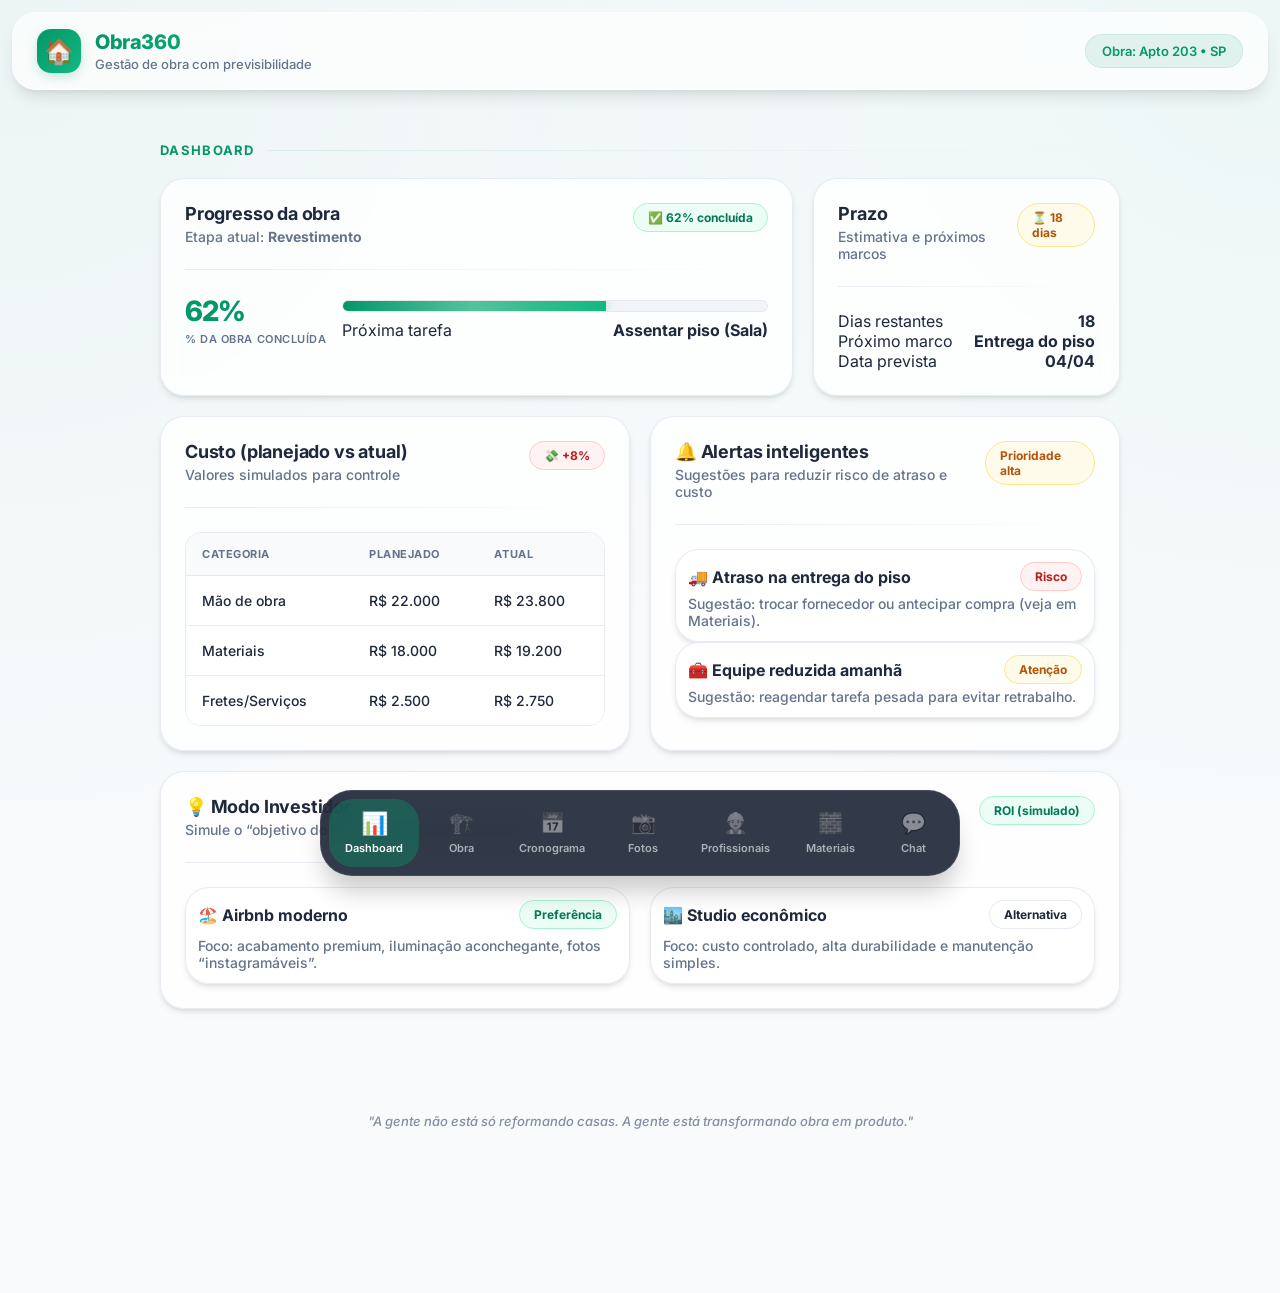
<file: index.html>
<!doctype html>
<html lang="pt-BR">
  <head>
    <meta charset="utf-8" />
    <meta name="viewport" content="width=device-width, initial-scale=1" />
    <title>Obra360 — Dashboard</title>
    <link rel="preconnect" href="https://fonts.googleapis.com">
    <link rel="preconnect" href="https://fonts.gstatic.com" crossorigin>
    <link href="https://fonts.googleapis.com/css2?family=Inter:wght@400;500;600;700;800&display=swap" rel="stylesheet">
    <link rel="stylesheet" href="assets/style.css" />
  </head>

  <body>
    <!--
      Obra360 - Protótipo (Hackathon)
      Página: Dashboard principal (index.html)
      Observação: tudo aqui é simulado (sem backend).
    -->

    <header class="header">
      <div class="header__row">
        <div class="brand">
          <div class="brand__logo" aria-hidden="true">🏠</div>
          <div>
            <h1 class="brand__title">Obra360</h1>
            <p class="brand__subtitle">Gestão de obra com previsibilidade</p>
          </div>
        </div>
        <div class="chip" title="Exemplo de obra">Obra: Apto 203 • SP</div>
      </div>
    </header>

    <main class="app">
      <p class="section-title">Dashboard</p>

      <div class="grid">
        <section class="card col-8" aria-label="Progresso geral da obra">
          <div class="card__header">
            <div>
              <h2 class="card__title">Progresso da obra</h2>
              <p class="card__meta">Etapa atual: <strong>Revestimento</strong></p>
            </div>
            <span class="pill pill--ok">✅ 62% concluída</span>
          </div>

          <div class="divider"></div>

          <div class="row">
            <div class="kpi">
              <div class="kpi__value">62%</div>
              <div class="kpi__label">% da obra concluída</div>
            </div>
            <div style="flex: 1">
              <div class="progress" role="progressbar" aria-valuemin="0" aria-valuemax="100">
                <div class="progress__bar" data-percent="62"></div>
              </div>
              <div class="row" style="margin-top: 8px">
                <span class="muted">Próxima tarefa</span>
                <strong>Assentar piso (Sala)</strong>
              </div>
            </div>
          </div>
        </section>

        <section class="card col-4" aria-label="Resumo de prazo">
          <div class="card__header">
            <div>
              <h2 class="card__title">Prazo</h2>
              <p class="card__meta">Estimativa e próximos marcos</p>
            </div>
            <span class="pill pill--warn">⏳ 18 dias</span>
          </div>

          <div class="divider"></div>

          <div class="list">
            <div class="row">
              <span class="muted">Dias restantes</span>
              <strong>18</strong>
            </div>
            <div class="row">
              <span class="muted">Próximo marco</span>
              <strong>Entrega do piso</strong>
            </div>
            <div class="row">
              <span class="muted">Data prevista</span>
              <strong>04/04</strong>
            </div>
          </div>
        </section>

        <section class="card col-6" aria-label="Custo planejado vs atual">
          <div class="card__header">
            <div>
              <h2 class="card__title">Custo (planejado vs atual)</h2>
              <p class="card__meta">Valores simulados para controle</p>
            </div>
            <span class="pill pill--danger">💸 +8%</span>
          </div>

          <div class="divider"></div>

          <table class="table" aria-label="Tabela de custos">
            <thead>
              <tr>
                <th>Categoria</th>
                <th>Planejado</th>
                <th>Atual</th>
              </tr>
            </thead>
            <tbody>
              <tr>
                <td>Mão de obra</td>
                <td>R$ 22.000</td>
                <td>R$ 23.800</td>
              </tr>
              <tr>
                <td>Materiais</td>
                <td>R$ 18.000</td>
                <td>R$ 19.200</td>
              </tr>
              <tr>
                <td>Fretes/Serviços</td>
                <td>R$ 2.500</td>
                <td>R$ 2.750</td>
              </tr>
            </tbody>
          </table>
        </section>

        <section class="card col-6" aria-label="Alertas inteligentes">
          <div class="card__header">
            <div>
              <h2 class="card__title">🔔 Alertas inteligentes</h2>
              <p class="card__meta">Sugestões para reduzir risco de atraso e custo</p>
            </div>
            <span class="pill pill--warn">Prioridade alta</span>
          </div>

          <div class="divider"></div>

          <div class="list">
            <div class="card" style="padding: 12px">
              <div class="row">
                <strong>🚚 Atraso na entrega do piso</strong>
                <span class="pill pill--danger">Risco</span>
              </div>
              <p class="card__meta" style="margin-bottom: 0">
                Sugestão: trocar fornecedor ou antecipar compra (veja em Materiais).
              </p>
            </div>

            <div class="card" style="padding: 12px">
              <div class="row">
                <strong>🧰 Equipe reduzida amanhã</strong>
                <span class="pill pill--warn">Atenção</span>
              </div>
              <p class="card__meta" style="margin-bottom: 0">
                Sugestão: reagendar tarefa pesada para evitar retrabalho.
              </p>
            </div>
          </div>
        </section>

        <section class="card col-12" aria-label="Modo Investidor">
          <div class="card__header">
            <div>
              <h2 class="card__title">💡 Modo Investidor</h2>
              <p class="card__meta">Simule o “objetivo do imóvel” para orientar decisões</p>
            </div>
            <span class="pill pill--ok">ROI (simulado)</span>
          </div>

          <div class="divider"></div>

          <div class="grid">
            <div class="card col-6" style="padding: 12px">
              <div class="row">
                <strong>🏖️ Airbnb moderno</strong>
                <span class="pill pill--ok">Preferência</span>
              </div>
              <p class="card__meta" style="margin: 8px 0 0">
                Foco: acabamento premium, iluminação aconchegante, fotos “instagramáveis”.
              </p>
            </div>

            <div class="card col-6" style="padding: 12px">
              <div class="row">
                <strong>🏙️ Studio econômico</strong>
                <span class="pill">Alternativa</span>
              </div>
              <p class="card__meta" style="margin: 8px 0 0">
                Foco: custo controlado, alta durabilidade e manutenção simples.
              </p>
            </div>
          </div>
        </section>

        <footer class="footer col-12">
          "A gente não está só reformando casas. A gente está transformando obra em produto."
        </footer>
      </div>
    </main>

    <nav class="nav" aria-label="Menu de navegação">
      <div class="nav__inner">
        <a href="index.html">
          <span class="icon" aria-hidden="true">📊</span>
          <span>Dashboard</span>
        </a>
        <a href="obra.html">
          <span class="icon" aria-hidden="true">🏗️</span>
          <span>Obra</span>
        </a>
        <a href="cronograma.html">
          <span class="icon" aria-hidden="true">📅</span>
          <span>Cronograma</span>
        </a>
        <a href="fotos.html"><span class="icon" aria-hidden="true">📸</span><span>Fotos</span></a>
        <a href="profissionais.html">
          <span class="icon" aria-hidden="true">👷</span>
          <span>Profissionais</span>
        </a>
        <a href="materiais.html">
          <span class="icon" aria-hidden="true">🧱</span>
          <span>Materiais</span>
        </a>
        <a href="chat.html">
          <span class="icon" aria-hidden="true">💬</span>
          <span>Chat</span>
        </a>
      </div>
    </nav>

    <script src="assets/app.js"></script>
  </body>
</html>
</file>
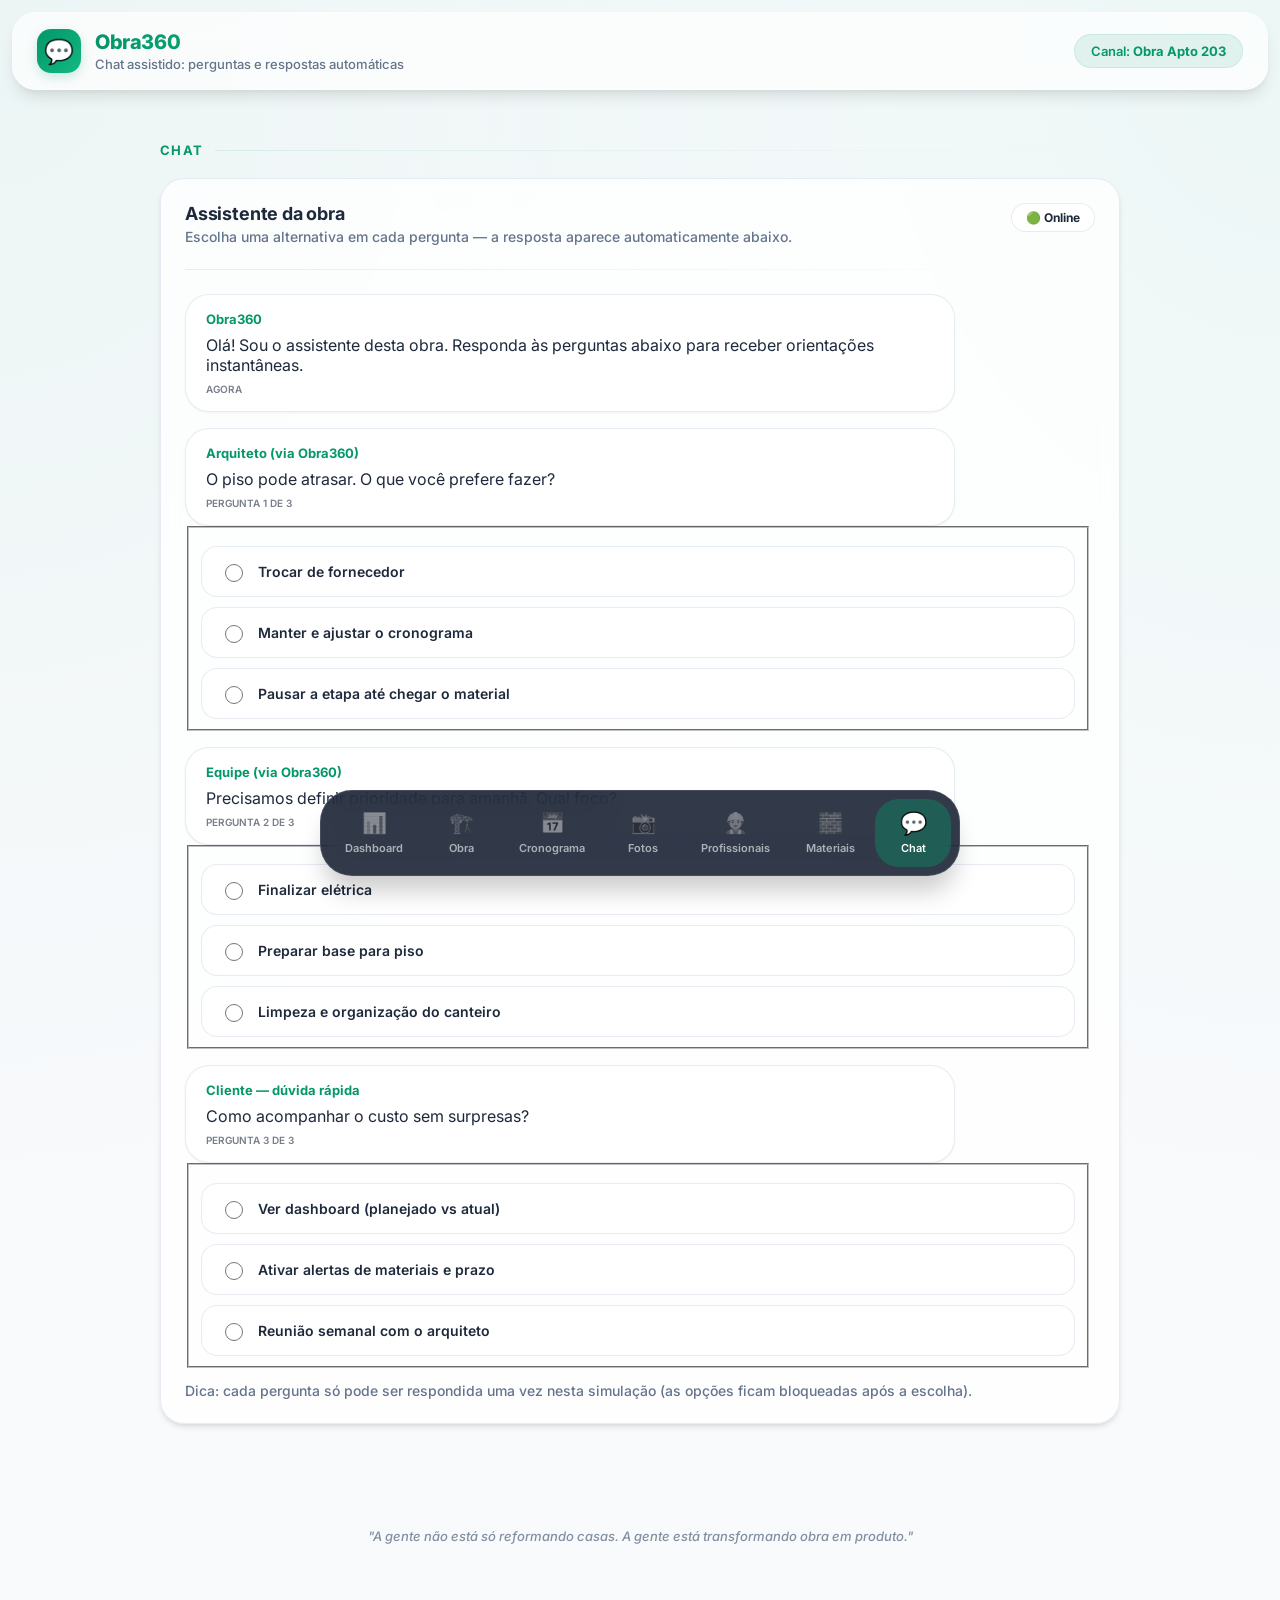
<file: chat.html>
<!doctype html>
<html lang="pt-BR">
  <head>
    <meta charset="utf-8" />
    <meta name="viewport" content="width=device-width, initial-scale=1" />
    <title>Obra360 — Chat</title>
    <link rel="preconnect" href="https://fonts.googleapis.com">
    <link rel="preconnect" href="https://fonts.gstatic.com" crossorigin>
    <link href="https://fonts.googleapis.com/css2?family=Inter:wght@400;500;600;700;800&display=swap" rel="stylesheet">
    <link rel="stylesheet" href="assets/style.css" />
  </head>

  <body>
    <!--
      Chat com perguntas de múltipla escolha:
      ao marcar uma alternativa (radio), o sistema exibe a resposta automática.
    -->
    <header class="header">
      <div class="header__row">
        <div class="brand">
          <div class="brand__logo" aria-hidden="true">💬</div>
          <div>
            <h1 class="brand__title">Obra360</h1>
            <p class="brand__subtitle">Chat assistido: perguntas e respostas automáticas</p>
          </div>
        </div>
        <div class="chip">Canal: <strong>Obra Apto 203</strong></div>
      </div>
    </header>

    <main class="app">
      <p class="section-title">Chat</p>

      <div class="grid">
        <section class="card col-12" aria-label="Chat com alternativas">
          <div class="card__header">
            <div>
              <h2 class="card__title">Assistente da obra</h2>
              <p class="card__meta">
                Escolha uma alternativa em cada pergunta — a resposta aparece automaticamente abaixo.
              </p>
            </div>
            <span class="pill">🟢 Online</span>
          </div>

          <div class="divider"></div>

          <div id="chatList" class="chat" style="max-height: none; overflow: visible; padding-right: 4px">
            <div class="bubble">
              <strong>Obra360</strong>
              <div style="margin-top: 6px">
                Olá! Sou o assistente desta obra. Responda às perguntas abaixo para receber orientações
                instantâneas.
              </div>
              <div class="bubble__meta">Agora</div>
            </div>

            <!-- Pergunta 1: alternativas + resposta via JS -->
            <div class="qna" data-qna>
              <div class="bubble">
                <strong>Arquiteto (via Obra360)</strong>
                <div style="margin-top: 6px">O piso pode atrasar. O que você prefere fazer?</div>
                <div class="bubble__meta">Pergunta 1 de 3</div>
              </div>
              <fieldset class="qna__fieldset" aria-label="Pergunta 1: piso">
                <div class="qna__options">
                  <label class="qna__option">
                    <input type="radio" name="pergunta_piso" value="fornecedor" />
                    <span>Trocar de fornecedor</span>
                  </label>
                  <label class="qna__option">
                    <input type="radio" name="pergunta_piso" value="manter" />
                    <span>Manter e ajustar o cronograma</span>
                  </label>
                  <label class="qna__option">
                    <input type="radio" name="pergunta_piso" value="pausar" />
                    <span>Pausar a etapa até chegar o material</span>
                  </label>
                </div>
              </fieldset>
              <!-- Respostas automáticas (preenchidas pelo JavaScript ao marcar uma opção) -->
              <div class="qna__replies" hidden></div>
            </div>

            <!-- Pergunta 2 -->
            <div class="qna" data-qna>
              <div class="bubble">
                <strong>Equipe (via Obra360)</strong>
                <div style="margin-top: 6px">Precisamos definir prioridade para amanhã. Qual foco?</div>
                <div class="bubble__meta">Pergunta 2 de 3</div>
              </div>
              <fieldset class="qna__fieldset" aria-label="Pergunta 2: prioridade">
                <div class="qna__options">
                  <label class="qna__option">
                    <input type="radio" name="pergunta_prioridade" value="eletrica" />
                    <span>Finalizar elétrica</span>
                  </label>
                  <label class="qna__option">
                    <input type="radio" name="pergunta_prioridade" value="base" />
                    <span>Preparar base para piso</span>
                  </label>
                  <label class="qna__option">
                    <input type="radio" name="pergunta_prioridade" value="limpeza" />
                    <span>Limpeza e organização do canteiro</span>
                  </label>
                </div>
              </fieldset>
              <div class="qna__replies" hidden></div>
            </div>

            <!-- Pergunta 3 -->
            <div class="qna" data-qna>
              <div class="bubble">
                <strong>Cliente — dúvida rápida</strong>
                <div style="margin-top: 6px">Como acompanhar o custo sem surpresas?</div>
                <div class="bubble__meta">Pergunta 3 de 3</div>
              </div>
              <fieldset class="qna__fieldset" aria-label="Pergunta 3: custo">
                <div class="qna__options">
                  <label class="qna__option">
                    <input type="radio" name="pergunta_custo" value="dashboard" />
                    <span>Ver dashboard (planejado vs atual)</span>
                  </label>
                  <label class="qna__option">
                    <input type="radio" name="pergunta_custo" value="alertas" />
                    <span>Ativar alertas de materiais e prazo</span>
                  </label>
                  <label class="qna__option">
                    <input type="radio" name="pergunta_custo" value="reuniao" />
                    <span>Reunião semanal com o arquiteto</span>
                  </label>
                </div>
              </fieldset>
              <div class="qna__replies" hidden></div>
            </div>
          </div>

          <p class="card__meta" style="margin-top: 14px; margin-bottom: 0">
            Dica: cada pergunta só pode ser respondida uma vez nesta simulação (as opções ficam bloqueadas após a
            escolha).
          </p>
        </section>

        <footer class="footer col-12">
          "A gente não está só reformando casas. A gente está transformando obra em produto."
        </footer>
      </div>
    </main>

    <nav class="nav" aria-label="Menu de navegação">
      <div class="nav__inner">
        <a href="index.html"><span class="icon" aria-hidden="true">📊</span><span>Dashboard</span></a>
        <a href="obra.html"><span class="icon" aria-hidden="true">🏗️</span><span>Obra</span></a>
        <a href="cronograma.html"><span class="icon" aria-hidden="true">📅</span><span>Cronograma</span></a>
        <a href="fotos.html"><span class="icon" aria-hidden="true">📸</span><span>Fotos</span></a>
        <a href="profissionais.html">
<span class="icon" aria-hidden="true">👷</span><span>Profissionais</span></a>
        <a href="materiais.html"><span class="icon" aria-hidden="true">🧱</span><span>Materiais</span></a>
        <a href="chat.html"><span class="icon" aria-hidden="true">💬</span><span>Chat</span></a>
      </div>
    </nav>

    <script src="assets/app.js"></script>
  </body>
</html>
</file>
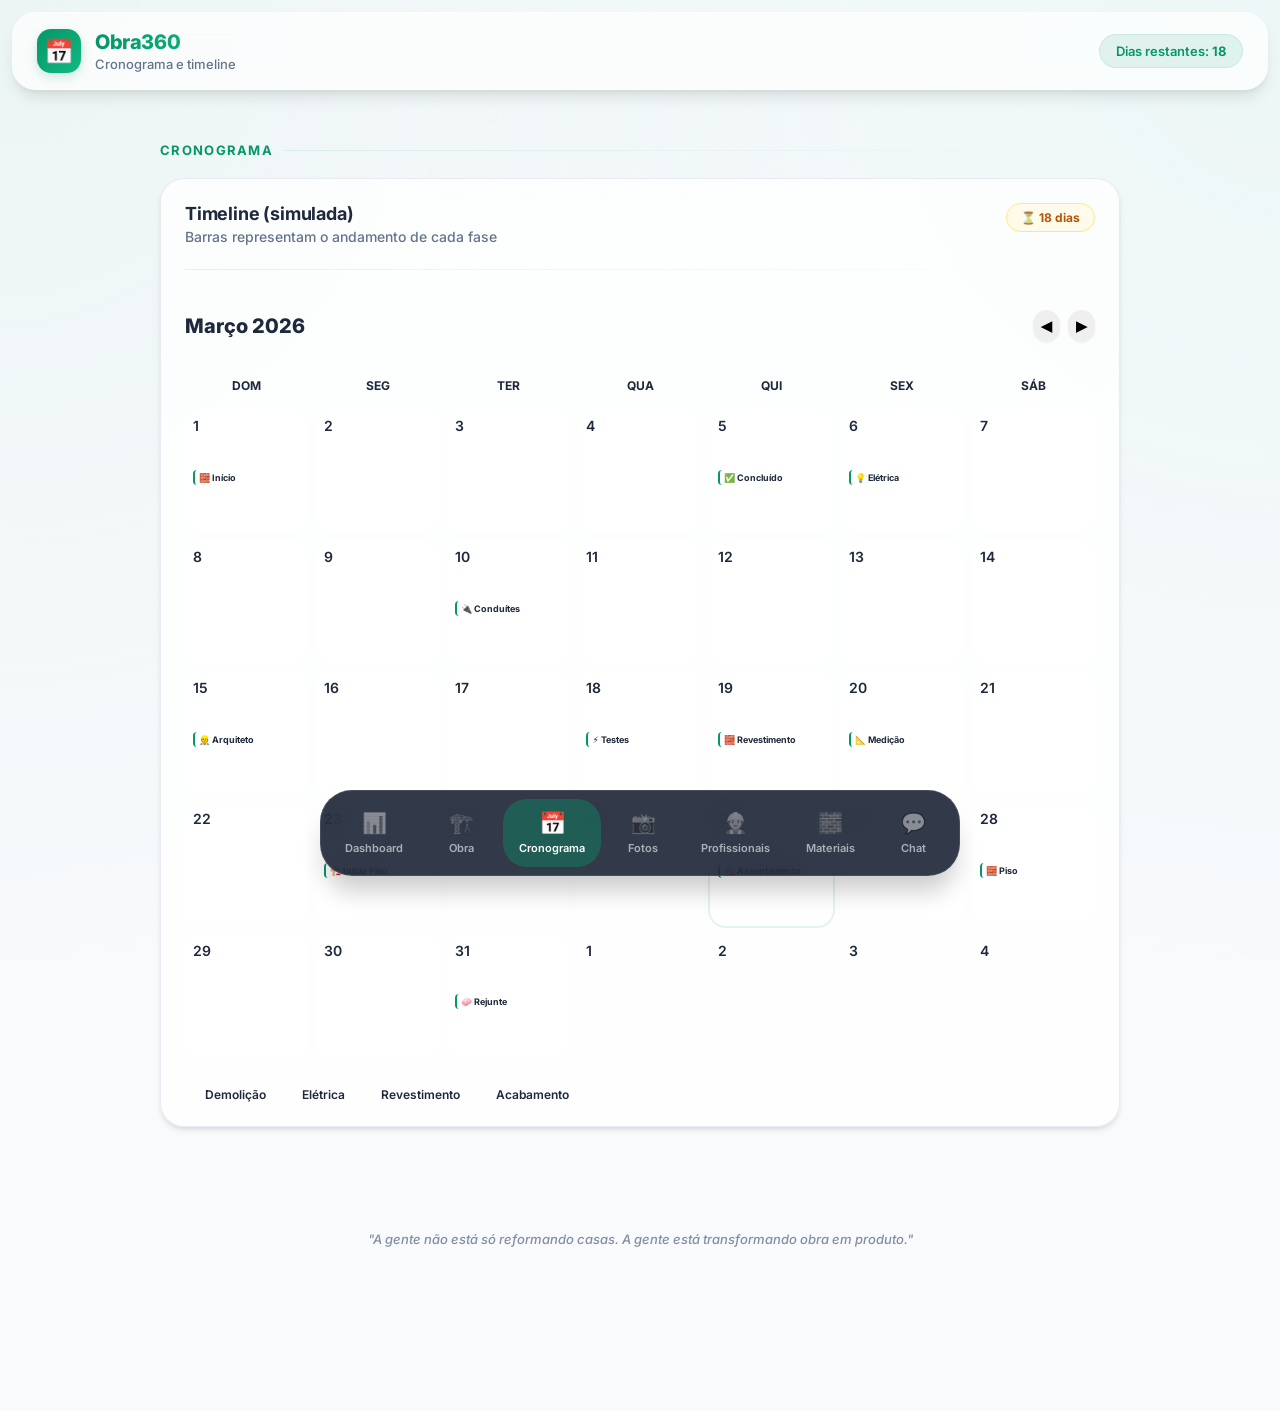
<file: cronograma.html>
<!doctype html>
<html lang="pt-BR">
  <head>
    <meta charset="utf-8" />
    <meta name="viewport" content="width=device-width, initial-scale=1" />
    <title>Obra360 — Cronograma</title>
    <link rel="preconnect" href="https://fonts.googleapis.com">
    <link rel="preconnect" href="https://fonts.gstatic.com" crossorigin>
    <link href="https://fonts.googleapis.com/css2?family=Inter:wght@400;500;600;700;800&display=swap" rel="stylesheet">
    <link rel="stylesheet" href="assets/style.css" />
  </head>

  <body>
    <!-- Página: cronograma.html (timeline simulada) -->
    <header class="header">
      <div class="header__row">
        <div class="brand">
          <div class="brand__logo" aria-hidden="true">📅</div>
          <div>
            <h1 class="brand__title">Obra360</h1>
            <p class="brand__subtitle">Cronograma e timeline</p>
          </div>
        </div>
        <div class="chip">Dias restantes: <strong>18</strong></div>
      </div>
    </header>

    <main class="app">
      <p class="section-title">Cronograma</p>

      <div class="grid">
        <section class="card col-12" aria-label="Timeline da obra">
          <div class="card__header">
            <div>
              <h2 class="card__title">Timeline (simulada)</h2>
              <p class="card__meta">Barras representam o andamento de cada fase</p>
            </div>
            <span class="pill pill--warn">⏳ 18 dias</span>
          </div>

          <div class="divider"></div>

          <div class="calendar">
            <div class="calendar__header">
              <h3 class="calendar__month">Março 2026</h3>
              <div class="row" style="gap: 8px">
                <button class="btn btn--secondary" style="padding: 8px" title="Mês anterior">◀</button>
                <button class="btn btn--secondary" style="padding: 8px" title="Próximo mês">▶</button>
              </div>
            </div>

            <div class="calendar__grid">
              <!-- Dias da Semana -->
              <div class="calendar__day-name">Dom</div>
              <div class="calendar__day-name">Seg</div>
              <div class="calendar__day-name">Ter</div>
              <div class="calendar__day-name">Qua</div>
              <div class="calendar__day-name">Qui</div>
              <div class="calendar__day-name">Sex</div>
              <div class="calendar__day-name">Sáb</div>

              <!-- Março começa em um Domingo (dia 1) em 2026 -->
              <!-- Semana 1 -->
              <div class="calendar__day">
                <span class="calendar__number">1</span>
                <div class="calendar__day-event">🧱 Início</div>
                <div class="calendar__events"><div class="calendar__event calendar__event--demolicao" title="Demolição"></div></div>
              </div>
              <div class="calendar__day">
                <span class="calendar__number">2</span>
                <div class="calendar__events"><div class="calendar__event calendar__event--demolicao" title="Demolição"></div></div>
              </div>
              <div class="calendar__day">
                <span class="calendar__number">3</span>
                <div class="calendar__events"><div class="calendar__event calendar__event--demolicao" title="Demolição"></div></div>
              </div>
              <div class="calendar__day">
                <span class="calendar__number">4</span>
                <div class="calendar__events"><div class="calendar__event calendar__event--demolicao" title="Demolição"></div></div>
              </div>
              <div class="calendar__day">
                <span class="calendar__number">5</span>
                <div class="calendar__day-event">✅ Concluído</div>
                <div class="calendar__events"><div class="calendar__event calendar__event--demolicao" title="Demolição"></div></div>
              </div>
              <div class="calendar__day">
                <span class="calendar__number">6</span>
                <div class="calendar__day-event">💡 Elétrica</div>
                <div class="calendar__events"><div class="calendar__event calendar__event--eletrica" title="Elétrica"></div></div>
              </div>
              <div class="calendar__day">
                <span class="calendar__number">7</span>
                <div class="calendar__events"><div class="calendar__event calendar__event--eletrica" title="Elétrica"></div></div>
              </div>

              <!-- Semana 2 -->
              <div class="calendar__day">
                <span class="calendar__number">8</span>
                <div class="calendar__events"><div class="calendar__event calendar__event--eletrica" title="Elétrica"></div></div>
              </div>
              <div class="calendar__day">
                <span class="calendar__number">9</span>
                <div class="calendar__events"><div class="calendar__event calendar__event--eletrica" title="Elétrica"></div></div>
              </div>
              <div class="calendar__day">
                <span class="calendar__number">10</span>
                <div class="calendar__day-event">🔌 Conduítes</div>
                <div class="calendar__events"><div class="calendar__event calendar__event--eletrica" title="Elétrica"></div></div>
              </div>
              <div class="calendar__day">
                <span class="calendar__number">11</span>
                <div class="calendar__events"><div class="calendar__event calendar__event--eletrica" title="Elétrica"></div></div>
              </div>
              <div class="calendar__day">
                <span class="calendar__number">12</span>
                <div class="calendar__events"><div class="calendar__event calendar__event--eletrica" title="Elétrica"></div></div>
              </div>
              <div class="calendar__day">
                <span class="calendar__number">13</span>
                <div class="calendar__events"><div class="calendar__event calendar__event--eletrica" title="Elétrica"></div></div>
              </div>
              <div class="calendar__day">
                <span class="calendar__number">14</span>
                <div class="calendar__events"><div class="calendar__event calendar__event--eletrica" title="Elétrica"></div></div>
              </div>

              <!-- Semana 3 -->
              <div class="calendar__day">
                <span class="calendar__number">15</span>
                <div class="calendar__day-event">👷 Arquiteto</div>
                <div class="calendar__events"><div class="calendar__event calendar__event--eletrica" title="Elétrica"></div></div>
              </div>
              <div class="calendar__day">
                <span class="calendar__number">16</span>
                <div class="calendar__events"><div class="calendar__event calendar__event--eletrica" title="Elétrica"></div></div>
              </div>
              <div class="calendar__day">
                <span class="calendar__number">17</span>
                <div class="calendar__events"><div class="calendar__event calendar__event--eletrica" title="Elétrica"></div></div>
              </div>
              <div class="calendar__day">
                <span class="calendar__number">18</span>
                <div class="calendar__day-event">⚡ Testes</div>
                <div class="calendar__events"><div class="calendar__event calendar__event--eletrica" title="Elétrica"></div></div>
              </div>
              <div class="calendar__day">
                <span class="calendar__number">19</span>
                <div class="calendar__day-event">🧱 Revestimento</div>
                <div class="calendar__events"><div class="calendar__event calendar__event--revestimento" title="Revestimento"></div></div>
              </div>
              <div class="calendar__day">
                <span class="calendar__number">20</span>
                <div class="calendar__day-event">📐 Medição</div>
                <div class="calendar__events"><div class="calendar__event calendar__event--revestimento" title="Revestimento"></div></div>
              </div>
              <div class="calendar__day">
                <span class="calendar__number">21</span>
                <div class="calendar__events"><div class="calendar__event calendar__event--revestimento" title="Revestimento"></div></div>
              </div>

              <!-- Semana 4 -->
              <div class="calendar__day">
                <span class="calendar__number">22</span>
                <div class="calendar__events"><div class="calendar__event calendar__event--revestimento" title="Revestimento"></div></div>
              </div>
              <div class="calendar__day">
                <span class="calendar__number">23</span>
                <div class="calendar__day-event">🏗️ Início Piso</div>
                <div class="calendar__events"><div class="calendar__event calendar__event--revestimento" title="Revestimento"></div></div>
              </div>
              <div class="calendar__day">
                <span class="calendar__number">24</span>
                <div class="calendar__events"><div class="calendar__event calendar__event--revestimento" title="Revestimento"></div></div>
              </div>
              <div class="calendar__day">
                <span class="calendar__number">25</span>
                <div class="calendar__events"><div class="calendar__event calendar__event--revestimento" title="Revestimento"></div></div>
              </div>
              <div class="calendar__day calendar__day--today">
                <span class="calendar__number">26</span>
                <div class="calendar__day-event">🏗️ Assentamento</div>
                <div class="calendar__events"><div class="calendar__event calendar__event--revestimento" title="Revestimento"></div></div>
              </div>
              <div class="calendar__day">
                <span class="calendar__number">27</span>
                <div class="calendar__events"><div class="calendar__event calendar__event--revestimento" title="Revestimento"></div></div>
              </div>
              <div class="calendar__day">
                <span class="calendar__number">28</span>
                <div class="calendar__day-event">🧱 Piso</div>
                <div class="calendar__events"><div class="calendar__event calendar__event--revestimento" title="Revestimento"></div></div>
              </div>

              <!-- Semana 5 -->
              <div class="calendar__day">
                <span class="calendar__number">29</span>
                <div class="calendar__events"><div class="calendar__event calendar__event--revestimento" title="Revestimento"></div></div>
              </div>
              <div class="calendar__day">
                <span class="calendar__number">30</span>
                <div class="calendar__events"><div class="calendar__event calendar__event--revestimento" title="Revestimento"></div></div>
              </div>
              <div class="calendar__day">
                <span class="calendar__number">31</span>
                <div class="calendar__day-event">🧼 Rejunte</div>
                <div class="calendar__events"><div class="calendar__event calendar__event--revestimento" title="Revestimento"></div></div>
              </div>
              <div class="calendar__day calendar__day--other">
                <span class="calendar__number">1</span>
                <div class="calendar__events"><div class="calendar__event calendar__event--revestimento" title="Revestimento"></div></div>
              </div>
              <div class="calendar__day calendar__day--other">
                <span class="calendar__number">2</span>
                <div class="calendar__events"><div class="calendar__event calendar__event--revestimento" title="Revestimento"></div></div>
              </div>
              <div class="calendar__day calendar__day--other">
                <span class="calendar__number">3</span>
                <div class="calendar__events"><div class="calendar__event calendar__event--revestimento" title="Revestimento"></div></div>
              </div>
              <div class="calendar__day calendar__day--other">
                <span class="calendar__number">4</span>
                <div class="calendar__events"><div class="calendar__event calendar__event--revestimento" title="Revestimento"></div></div>
              </div>
            </div>

            <div class="calendar__legend">
              <div class="legend-item">
                <div class="legend-color calendar__event--demolicao"></div>
                <span>Demolição</span>
              </div>
              <div class="legend-item">
                <div class="legend-color calendar__event--eletrica"></div>
                <span>Elétrica</span>
              </div>
              <div class="legend-item">
                <div class="legend-color calendar__event--revestimento"></div>
                <span>Revestimento</span>
              </div>
              <div class="legend-item">
                <div class="legend-color calendar__event--acabamento"></div>
                <span>Acabamento</span>
              </div>
            </div>
          </div>
        </section>

        <footer class="footer col-12">
          "A gente não está só reformando casas. A gente está transformando obra em produto."
        </footer>
      </div>
    </main>

    <nav class="nav" aria-label="Menu de navegação">
      <div class="nav__inner">
        <a href="index.html"><span class="icon" aria-hidden="true">📊</span><span>Dashboard</span></a>
        <a href="obra.html"><span class="icon" aria-hidden="true">🏗️</span><span>Obra</span></a>
        <a href="cronograma.html"><span class="icon" aria-hidden="true">📅</span><span>Cronograma</span></a>
        <a href="fotos.html"><span class="icon" aria-hidden="true">📸</span><span>Fotos</span></a>
        <a href="profissionais.html"><span class="icon" aria-hidden="true">👷</span><span>Profissionais</span></a>
        <a href="materiais.html"><span class="icon" aria-hidden="true">🧱</span><span>Materiais</span></a>
        <a href="chat.html"><span class="icon" aria-hidden="true">💬</span><span>Chat</span></a>
      </div>
    </nav>

    <script src="assets/app.js"></script>
  </body>
</html>
</file>
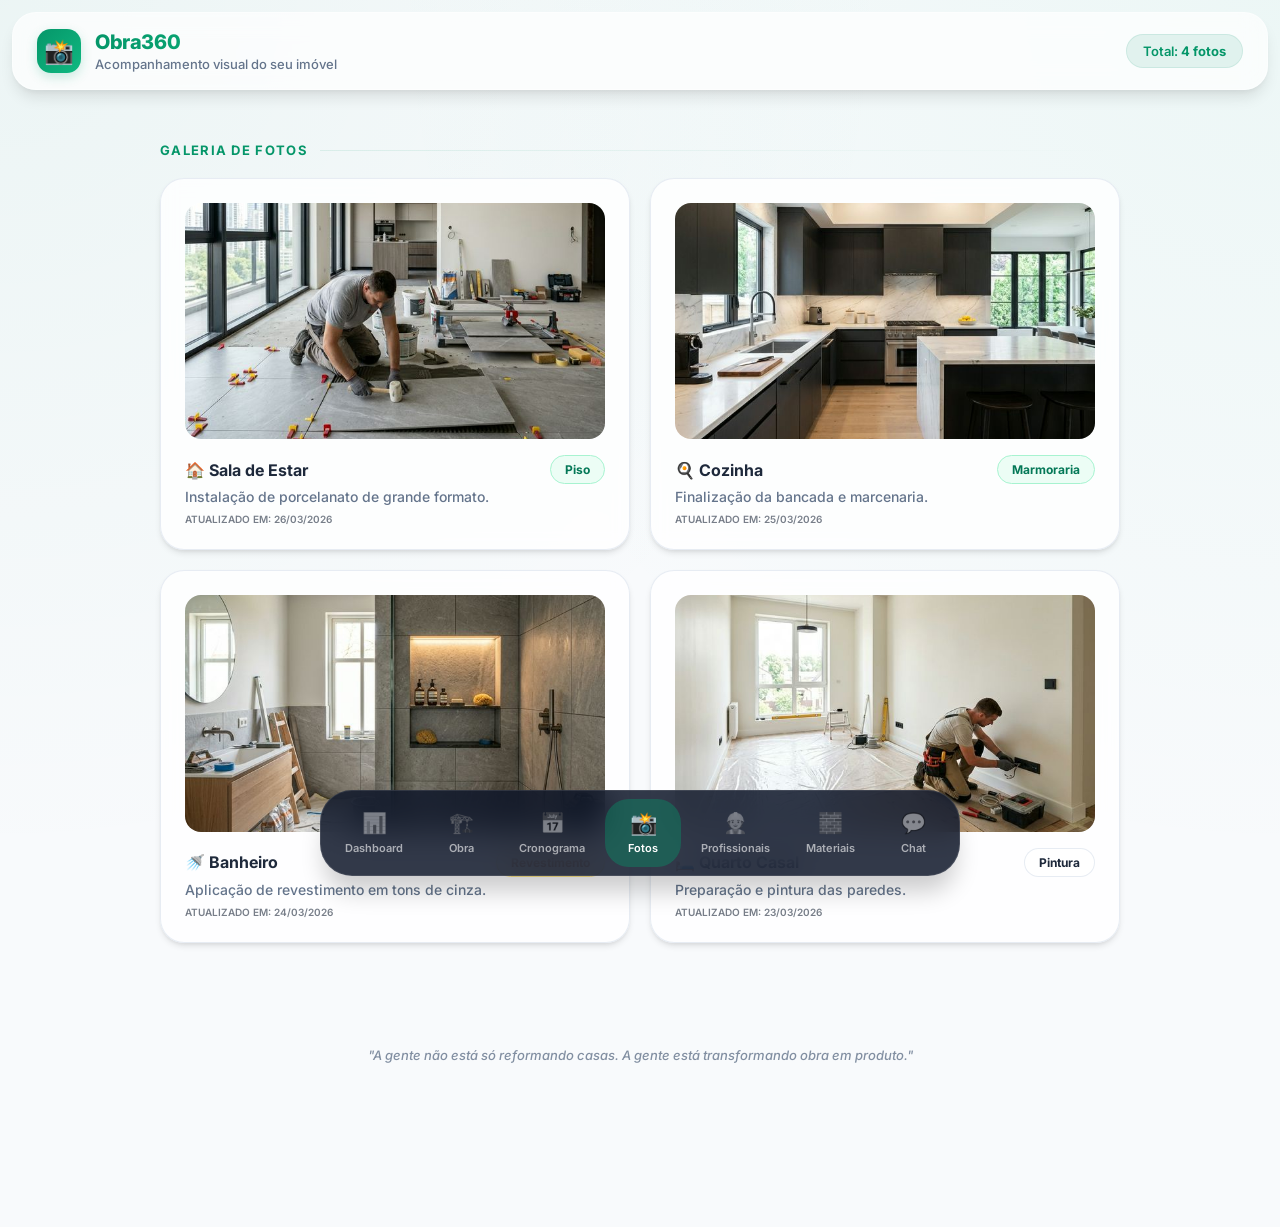
<file: fotos.html>
<!doctype html>
<html lang="pt-BR">
  <head>
    <meta charset="utf-8" />
    <meta name="viewport" content="width=device-width, initial-scale=1" />
    <title>Obra360 — Fotos da Obra</title>
    <link rel="preconnect" href="https://fonts.googleapis.com">
    <link rel="preconnect" href="https://fonts.gstatic.com" crossorigin>
    <link href="https://fonts.googleapis.com/css2?family=Inter:wght@400;500;600;700;800&display=swap" rel="stylesheet">
    <link rel="stylesheet" href="assets/style.css" />
  </head>

  <body>
    <header class="header">
      <div class="header__row">
        <div class="brand">
          <div class="brand__logo" aria-hidden="true">📸</div>
          <div>
            <h1 class="brand__title">Obra360</h1>
            <p class="brand__subtitle">Acompanhamento visual do seu imóvel</p>
          </div>
        </div>
        <div class="chip">Total: <strong>4 fotos</strong></div>
      </div>
    </header>

    <main class="app">
      <p class="section-title">Galeria de Fotos</p>

      <div class="grid">
        <section class="card col-6" aria-label="Foto: Sala">
          <img src="assets/fotos/piso.png" alt="Instalação do piso na sala" style="width: 100%; border-radius: var(--radius-md); aspect-ratio: 16/9; object-fit: cover; margin-bottom: 12px;">
          <div class="row">
            <strong>🏠 Sala de Estar</strong>
            <span class="pill pill--ok">Piso</span>
          </div>
          <p class="card__meta">Instalação de porcelanato de grande formato.</p>
          <div class="bubble__meta">Atualizado em: 26/03/2026</div>
        </section>

        <section class="card col-6" aria-label="Foto: Cozinha">
          <img src="assets/fotos/cozinha.png" alt="Reforma da cozinha" style="width: 100%; border-radius: var(--radius-md); aspect-ratio: 16/9; object-fit: cover; margin-bottom: 12px;">
          <div class="row">
            <strong>🍳 Cozinha</strong>
            <span class="pill pill--ok">Marmoraria</span>
          </div>
          <p class="card__meta">Finalização da bancada e marcenaria.</p>
          <div class="bubble__meta">Atualizado em: 25/03/2026</div>
        </section>

        <section class="card col-6" aria-label="Foto: Banheiro">
          <img src="assets/fotos/banheiro.png" alt="Reforma do banheiro" style="width: 100%; border-radius: var(--radius-md); aspect-ratio: 16/9; object-fit: cover; margin-bottom: 12px;">
          <div class="row">
            <strong>🚿 Banheiro</strong>
            <span class="pill pill--warn">Revestimento</span>
          </div>
          <p class="card__meta">Aplicação de revestimento em tons de cinza.</p>
          <div class="bubble__meta">Atualizado em: 24/03/2026</div>
        </section>

        <section class="card col-6" aria-label="Foto: Quarto">
          <img src="assets/fotos/pintura.png" alt="Pintura do quarto" style="width: 100%; border-radius: var(--radius-md); aspect-ratio: 16/9; object-fit: cover; margin-bottom: 12px;">
          <div class="row">
            <strong>🛏️ Quarto Casal</strong>
            <span class="pill">Pintura</span>
          </div>
          <p class="card__meta">Preparação e pintura das paredes.</p>
          <div class="bubble__meta">Atualizado em: 23/03/2026</div>
        </section>

        <footer class="footer col-12">
          "A gente não está só reformando casas. A gente está transformando obra em produto."
        </footer>
      </div>
    </main>

    <nav class="nav" aria-label="Menu de navegação">
      <div class="nav__inner">
        <a href="index.html"><span class="icon" aria-hidden="true">📊</span><span>Dashboard</span></a>
        <a href="obra.html"><span class="icon" aria-hidden="true">🏗️</span><span>Obra</span></a>
        <a href="cronograma.html"><span class="icon" aria-hidden="true">📅</span><span>Cronograma</span></a>
        <a href="fotos.html"><span class="icon" aria-hidden="true">📸</span><span>Fotos</span></a>
        <a href="profissionais.html"><span class="icon" aria-hidden="true">👷</span><span>Profissionais</span></a>
        <a href="materiais.html"><span class="icon" aria-hidden="true">🧱</span><span>Materiais</span></a>
        <a href="chat.html"><span class="icon" aria-hidden="true">💬</span><span>Chat</span></a>
      </div>
    </nav>

    <script src="assets/app.js"></script>
  </body>
</html>
</file>
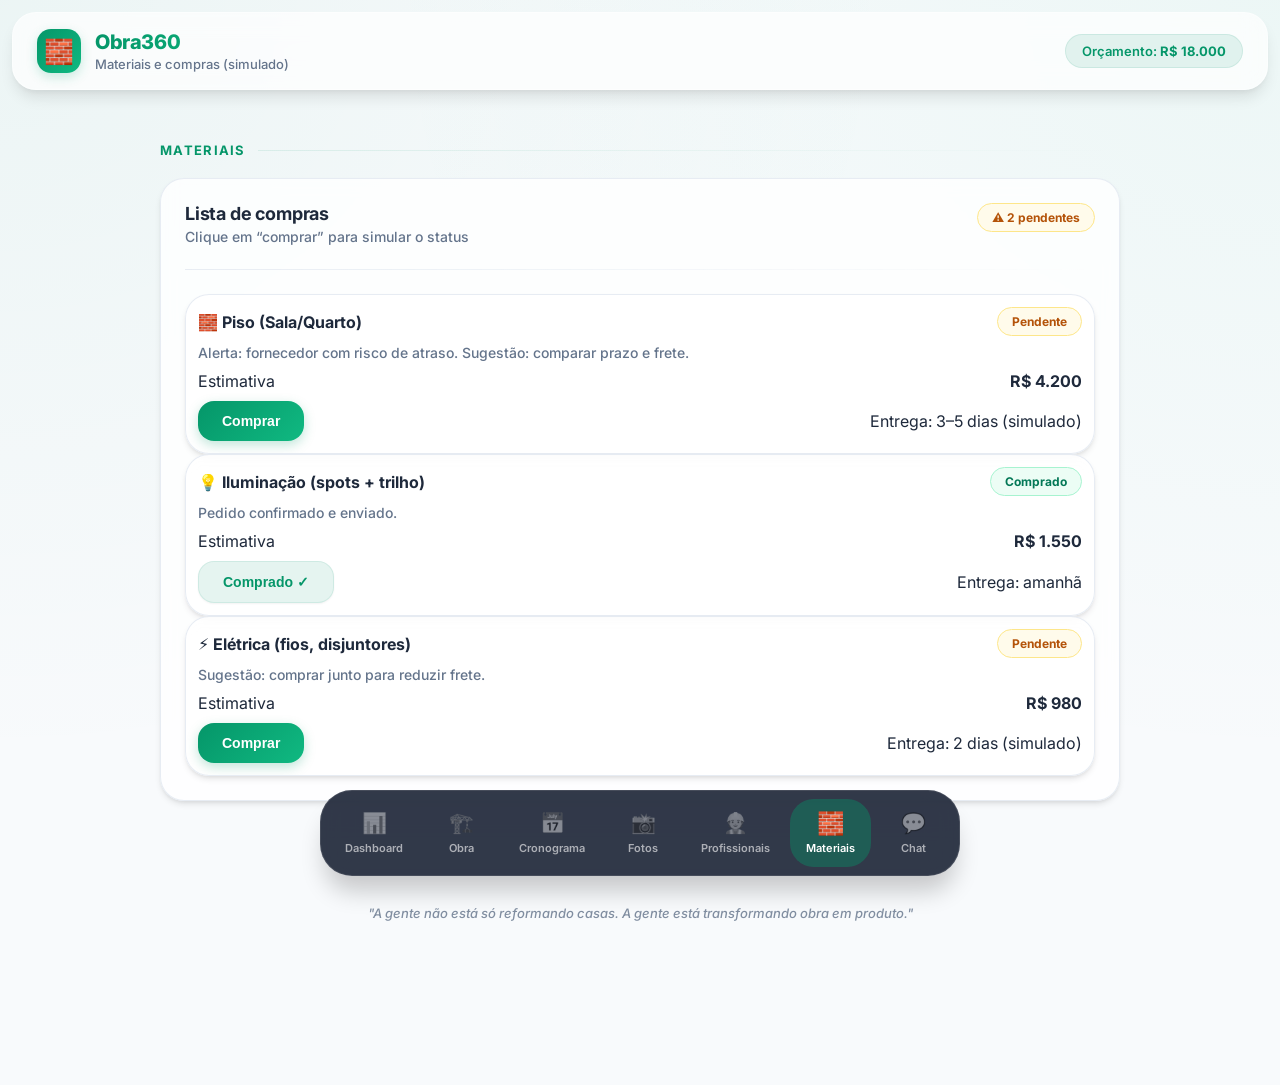
<file: materiais.html>
<!doctype html>
<html lang="pt-BR">
  <head>
    <meta charset="utf-8" />
    <meta name="viewport" content="width=device-width, initial-scale=1" />
    <title>Obra360 — Materiais e Compras</title>
    <link rel="preconnect" href="https://fonts.googleapis.com">
    <link rel="preconnect" href="https://fonts.gstatic.com" crossorigin>
    <link href="https://fonts.googleapis.com/css2?family=Inter:wght@400;500;600;700;800&display=swap" rel="stylesheet">
    <link rel="stylesheet" href="assets/style.css" />
  </head>

  <body>
    <!-- Página: materiais.html (lista + status + botão comprar) -->
    <header class="header">
      <div class="header__row">
        <div class="brand">
          <div class="brand__logo" aria-hidden="true">🧱</div>
          <div>
            <h1 class="brand__title">Obra360</h1>
            <p class="brand__subtitle">Materiais e compras (simulado)</p>
          </div>
        </div>
        <div class="chip">Orçamento: <strong>R$ 18.000</strong></div>
      </div>
    </header>

    <main class="app">
      <p class="section-title">Materiais</p>

      <div class="grid">
        <section class="card col-12" aria-label="Lista de materiais">
          <div class="card__header">
            <div>
              <h2 class="card__title">Lista de compras</h2>
              <p class="card__meta">Clique em “comprar” para simular o status</p>
            </div>
            <span class="pill pill--warn">⚠️ 2 pendentes</span>
          </div>

          <div class="divider"></div>

          <div class="list">
            <article class="card" style="padding: 12px" data-material>
              <div class="row">
                <strong>🧱 Piso (Sala/Quarto)</strong>
                <span class="pill pill--warn" data-status>Pendente</span>
              </div>
              <p class="card__meta" style="margin: 8px 0 0">
                Alerta: fornecedor com risco de atraso. Sugestão: comparar prazo e frete.
              </p>
              <div class="row" style="margin-top: 10px">
                <span class="muted">Estimativa</span>
                <strong>R$ 4.200</strong>
              </div>
              <div class="row" style="margin-top: 10px">
                <button class="btn btn--primary" type="button" data-buy>Comprar</button>
                <span class="muted">Entrega: 3–5 dias (simulado)</span>
              </div>
            </article>

            <article class="card" style="padding: 12px" data-material>
              <div class="row">
                <strong>💡 Iluminação (spots + trilho)</strong>
                <span class="pill pill--ok" data-status>Comprado</span>
              </div>
              <p class="card__meta" style="margin: 8px 0 0">Pedido confirmado e enviado.</p>
              <div class="row" style="margin-top: 10px">
                <span class="muted">Estimativa</span>
                <strong>R$ 1.550</strong>
              </div>
              <div class="row" style="margin-top: 10px">
                <button class="btn btn--ghost" type="button" disabled>Comprado ✓</button>
                <span class="muted">Entrega: amanhã</span>
              </div>
            </article>

            <article class="card" style="padding: 12px" data-material>
              <div class="row">
                <strong>⚡ Elétrica (fios, disjuntores)</strong>
                <span class="pill pill--warn" data-status>Pendente</span>
              </div>
              <p class="card__meta" style="margin: 8px 0 0">Sugestão: comprar junto para reduzir frete.</p>
              <div class="row" style="margin-top: 10px">
                <span class="muted">Estimativa</span>
                <strong>R$ 980</strong>
              </div>
              <div class="row" style="margin-top: 10px">
                <button class="btn btn--primary" type="button" data-buy>Comprar</button>
                <span class="muted">Entrega: 2 dias (simulado)</span>
              </div>
            </article>
          </div>
        </section>

        <footer class="footer col-12">
          "A gente não está só reformando casas. A gente está transformando obra em produto."
        </footer>
      </div>
    </main>

    <nav class="nav" aria-label="Menu de navegação">
      <div class="nav__inner">
        <a href="index.html"><span class="icon" aria-hidden="true">📊</span><span>Dashboard</span></a>
        <a href="obra.html"><span class="icon" aria-hidden="true">🏗️</span><span>Obra</span></a>
        <a href="cronograma.html"><span class="icon" aria-hidden="true">📅</span><span>Cronograma</span></a>
        <a href="fotos.html"><span class="icon" aria-hidden="true">📸</span><span>Fotos</span></a>
        <a href="profissionais.html"><span class="icon" aria-hidden="true">👷</span><span>Profissionais</span></a>
        <a href="materiais.html"><span class="icon" aria-hidden="true">🧱</span><span>Materiais</span></a>
        <a href="chat.html"><span class="icon" aria-hidden="true">💬</span><span>Chat</span></a>
      </div>
    </nav>

    <script src="assets/app.js"></script>
  </body>
</html>
</file>
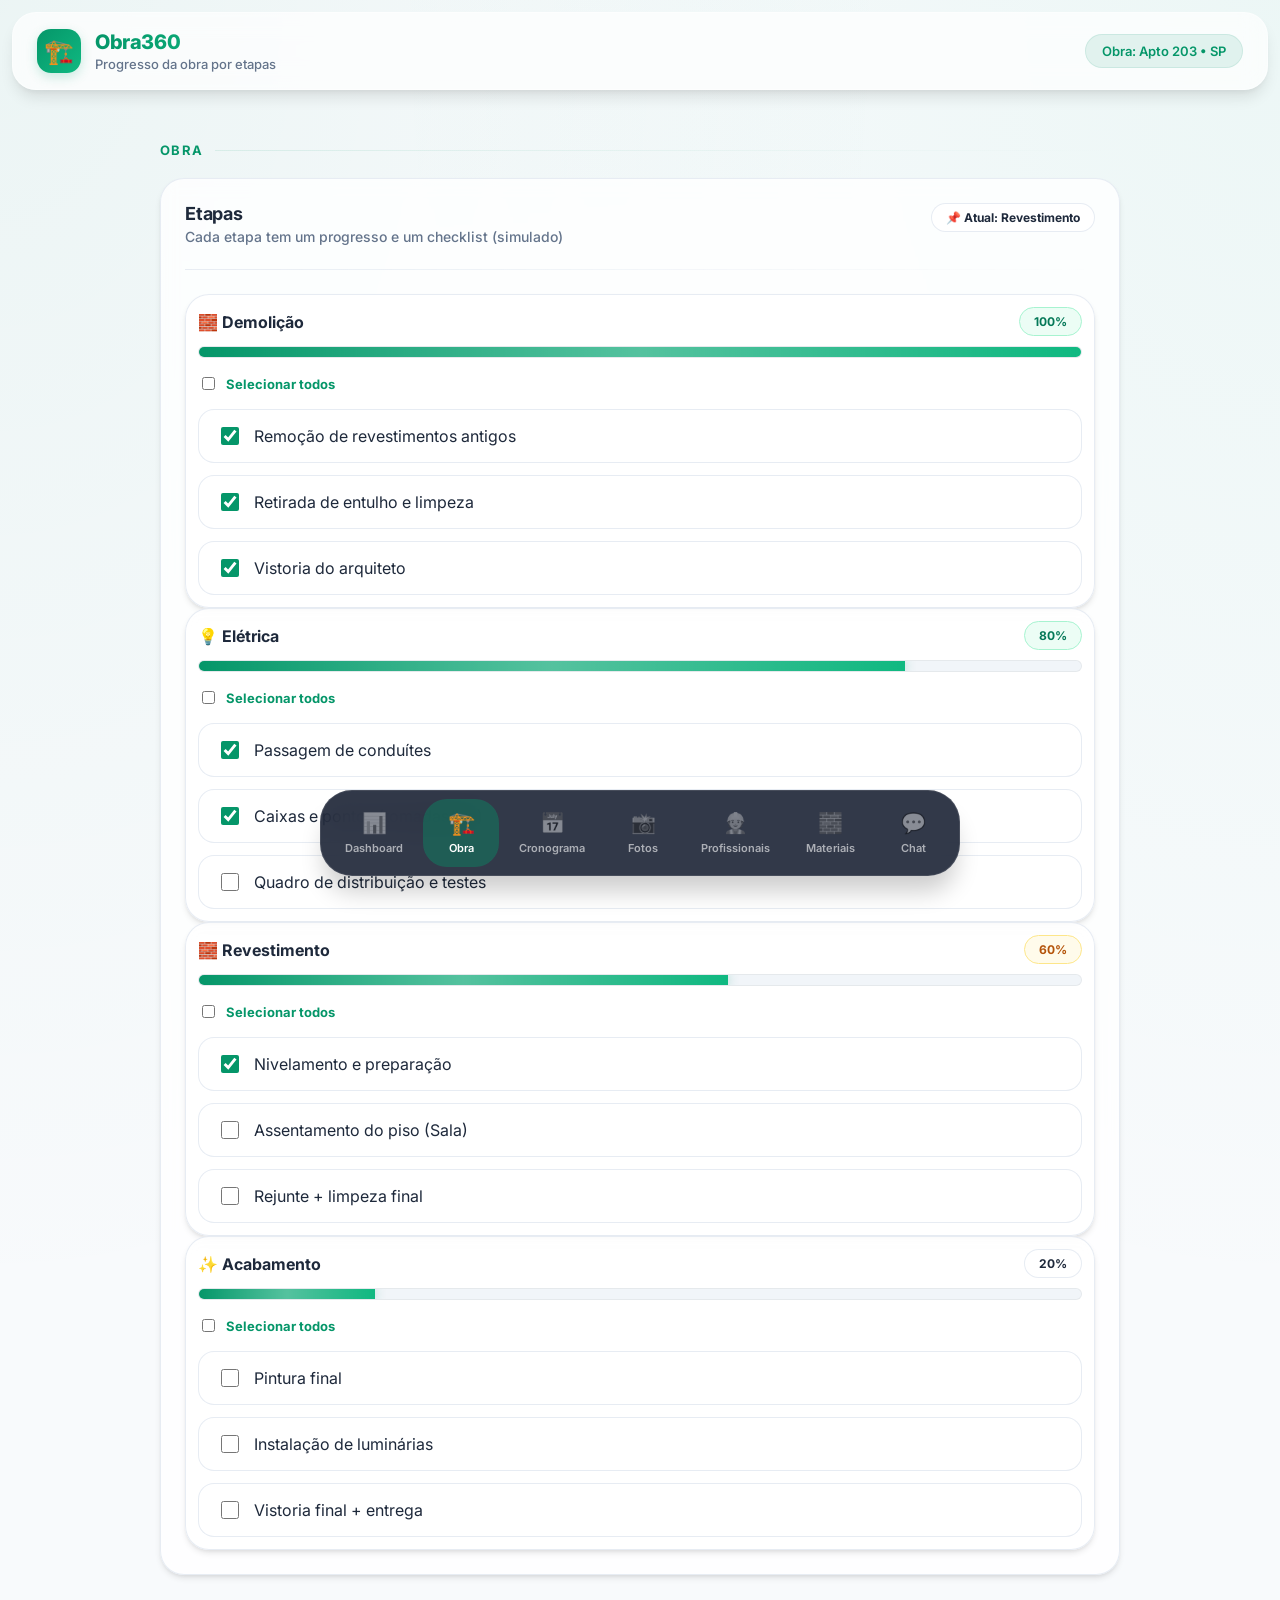
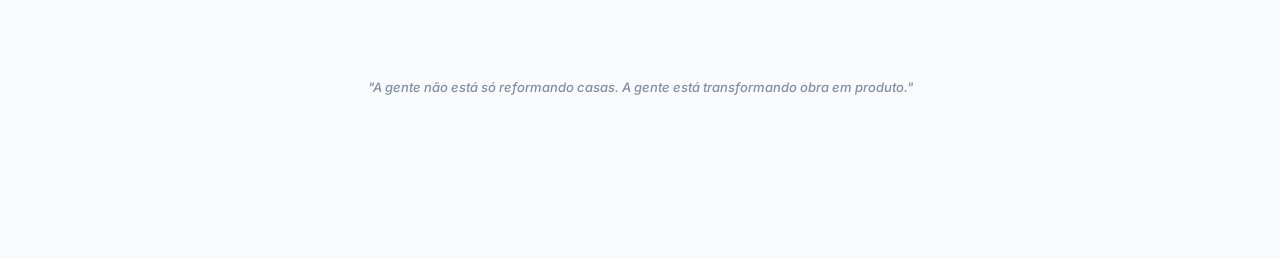
<file: obra.html>
<!doctype html>
<html lang="pt-BR">
  <head>
    <meta charset="utf-8" />
    <meta name="viewport" content="width=device-width, initial-scale=1" />
    <title>Obra360 — Progresso da Obra</title>
    <link rel="preconnect" href="https://fonts.googleapis.com">
    <link rel="preconnect" href="https://fonts.gstatic.com" crossorigin>
    <link href="https://fonts.googleapis.com/css2?family=Inter:wght@400;500;600;700;800&display=swap" rel="stylesheet">
    <link rel="stylesheet" href="assets/style.css" />
  </head>

  <body>
    <!-- Página: obra.html (etapas + checklist) -->
    <header class="header">
      <div class="header__row">
        <div class="brand">
          <div class="brand__logo" aria-hidden="true">🏗️</div>
          <div>
            <h1 class="brand__title">Obra360</h1>
            <p class="brand__subtitle">Progresso da obra por etapas</p>
          </div>
        </div>
        <div class="chip" title="Exemplo de obra">Obra: Apto 203 • SP</div>
      </div>
    </header>

    <main class="app">
      <p class="section-title">Obra</p>

      <div class="grid">
        <section class="card col-12" aria-label="Etapas da obra">
          <div class="card__header">
            <div>
              <h2 class="card__title">Etapas</h2>
              <p class="card__meta">Cada etapa tem um progresso e um checklist (simulado)</p>
            </div>
            <span class="pill">📌 Atual: Revestimento</span>
          </div>

          <div class="divider"></div>

          <div class="list">
            <article class="card" style="padding: 12px" aria-label="Etapa: Demolição">
              <div class="row">
                <strong>🧱 Demolição</strong>
                <span class="pill pill--ok">100%</span>
              </div>
              <div class="progress" role="progressbar" aria-valuemin="0" aria-valuemax="100" style="margin-top: 10px">
                <div class="progress__bar" data-percent="100"></div>
              </div>
              <div class="row" style="margin: 16px 0 8px;">
                <label style="font-size: 13px; font-weight: 700; display: flex; align-items: center; gap: 8px; cursor: pointer; color: var(--primary);">
                  <input type="checkbox" data-select-all /> Selecionar todos
                </label>
              </div>
              <ul class="checklist" aria-label="Checklist demolição">
                <li>
                  <input id="d1" type="checkbox" checked />
                  <label for="d1">Remoção de revestimentos antigos</label>
                </li>
                <li>
                  <input id="d2" type="checkbox" checked />
                  <label for="d2">Retirada de entulho e limpeza</label>
                </li>
                <li>
                  <input id="d3" type="checkbox" checked />
                  <label for="d3">Vistoria do arquiteto</label>
                </li>
              </ul>
            </article>

            <article class="card" style="padding: 12px" aria-label="Etapa: Elétrica">
              <div class="row">
                <strong>💡 Elétrica</strong>
                <span class="pill pill--ok">80%</span>
              </div>
              <div class="progress" role="progressbar" aria-valuemin="0" aria-valuemax="100" style="margin-top: 10px">
                <div class="progress__bar" data-percent="80"></div>
              </div>
              <div class="row" style="margin: 16px 0 8px;">
                <label style="font-size: 13px; font-weight: 700; display: flex; align-items: center; gap: 8px; cursor: pointer; color: var(--primary);">
                  <input type="checkbox" data-select-all /> Selecionar todos
                </label>
              </div>
              <ul class="checklist" aria-label="Checklist elétrica">
                <li>
                  <input id="e1" type="checkbox" checked />
                  <label for="e1">Passagem de conduítes</label>
                </li>
                <li>
                  <input id="e2" type="checkbox" checked />
                  <label for="e2">Caixas e pontos (tomadas/luz)</label>
                </li>
                <li>
                  <input id="e3" type="checkbox" />
                  <label for="e3">Quadro de distribuição e testes</label>
                </li>
              </ul>
            </article>

            <article class="card" style="padding: 12px" aria-label="Etapa: Revestimento">
              <div class="row">
                <strong>🧱 Revestimento</strong>
                <span class="pill pill--warn">60%</span>
              </div>
              <div class="progress" role="progressbar" aria-valuemin="0" aria-valuemax="100" style="margin-top: 10px">
                <div class="progress__bar" data-percent="60"></div>
              </div>
              <div class="row" style="margin: 16px 0 8px;">
                <label style="font-size: 13px; font-weight: 700; display: flex; align-items: center; gap: 8px; cursor: pointer; color: var(--primary);">
                  <input type="checkbox" data-select-all /> Selecionar todos
                </label>
              </div>
              <ul class="checklist" aria-label="Checklist revestimento">
                <li>
                  <input id="r1" type="checkbox" checked />
                  <label for="r1">Nivelamento e preparação</label>
                </li>
                <li>
                  <input id="r2" type="checkbox" />
                  <label for="r2">Assentamento do piso (Sala)</label>
                </li>
                <li>
                  <input id="r3" type="checkbox" />
                  <label for="r3">Rejunte + limpeza final</label>
                </li>
              </ul>
            </article>

            <article class="card" style="padding: 12px" aria-label="Etapa: Acabamento">
              <div class="row">
                <strong>✨ Acabamento</strong>
                <span class="pill">20%</span>
              </div>
              <div class="progress" role="progressbar" aria-valuemin="0" aria-valuemax="100" style="margin-top: 10px">
                <div class="progress__bar" data-percent="20"></div>
              </div>
              <div class="row" style="margin: 16px 0 8px;">
                <label style="font-size: 13px; font-weight: 700; display: flex; align-items: center; gap: 8px; cursor: pointer; color: var(--primary);">
                  <input type="checkbox" data-select-all /> Selecionar todos
                </label>
              </div>
              <ul class="checklist" aria-label="Checklist acabamento">
                <li>
                  <input id="a1" type="checkbox" />
                  <label for="a1">Pintura final</label>
                </li>
                <li>
                  <input id="a2" type="checkbox" />
                  <label for="a2">Instalação de luminárias</label>
                </li>
                <li>
                  <input id="a3" type="checkbox" />
                  <label for="a3">Vistoria final + entrega</label>
                </li>
              </ul>
            </article>
          </div>
        </section>

        <footer class="footer col-12">
          "A gente não está só reformando casas. A gente está transformando obra em produto."
        </footer>
      </div>
    </main>

    <nav class="nav" aria-label="Menu de navegação">
      <div class="nav__inner">
        <a href="index.html"><span class="icon" aria-hidden="true">📊</span><span>Dashboard</span></a>
        <a href="obra.html"><span class="icon" aria-hidden="true">🏗️</span><span>Obra</span></a>
        <a href="cronograma.html"><span class="icon" aria-hidden="true">📅</span><span>Cronograma</span></a>
        <a href="fotos.html"><span class="icon" aria-hidden="true">📸</span><span>Fotos</span></a>
        <a href="profissionais.html"><span class="icon" aria-hidden="true">👷</span><span>Profissionais</span></a>
        <a href="materiais.html"><span class="icon" aria-hidden="true">🧱</span><span>Materiais</span></a>
        <a href="chat.html"><span class="icon" aria-hidden="true">💬</span><span>Chat</span></a>
      </div>
    </nav>

    <script src="assets/app.js"></script>
  </body>
</html>
</file>
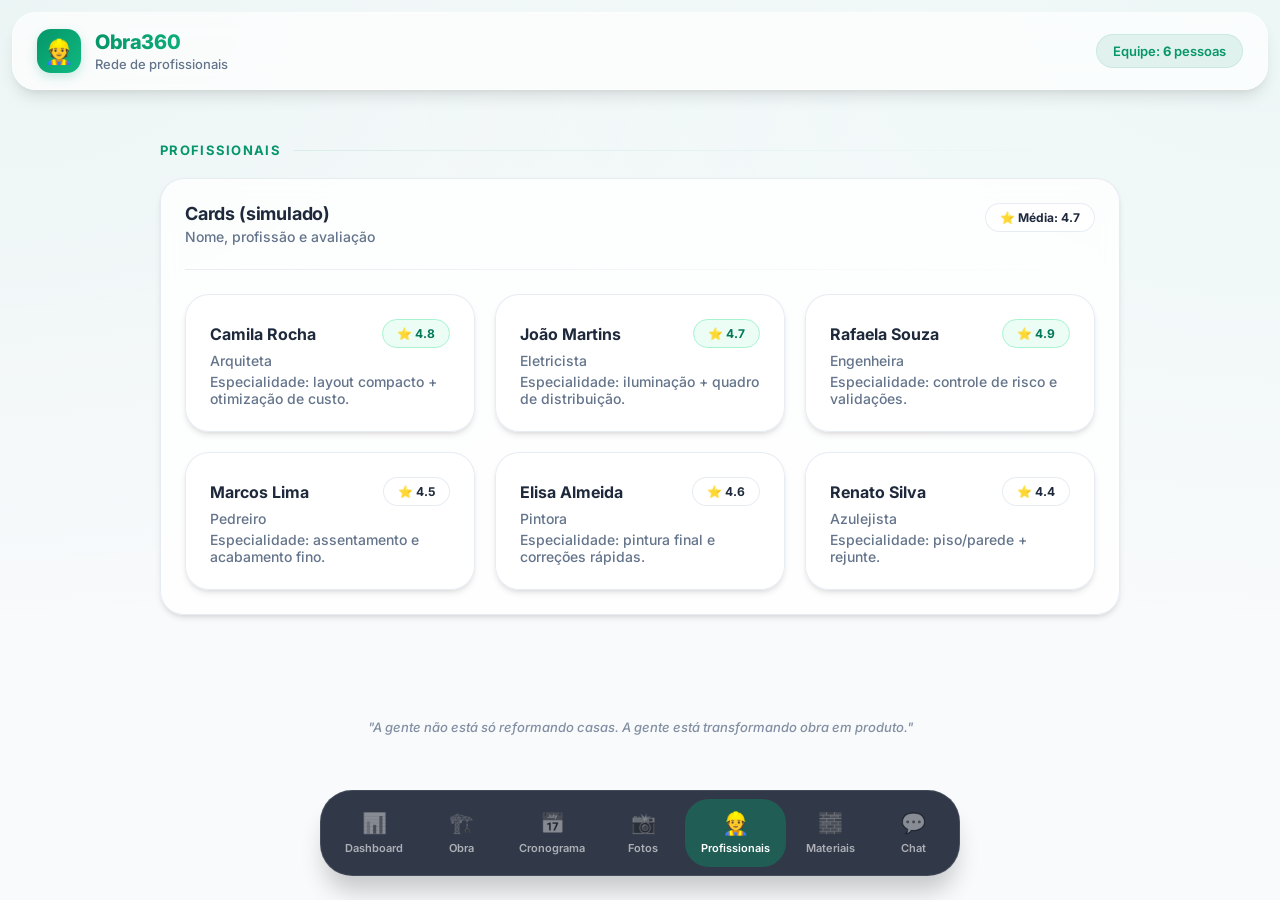
<file: profissionais.html>
<!doctype html>
<html lang="pt-BR">
  <head>
    <meta charset="utf-8" />
    <meta name="viewport" content="width=device-width, initial-scale=1" />
    <title>Obra360 — Profissionais</title>
    <link rel="preconnect" href="https://fonts.googleapis.com">
    <link rel="preconnect" href="https://fonts.gstatic.com" crossorigin>
    <link href="https://fonts.googleapis.com/css2?family=Inter:wght@400;500;600;700;800&display=swap" rel="stylesheet">
    <link rel="stylesheet" href="assets/style.css" />
  </head>

  <body>
    <!-- Página: profissionais.html (lista de profissionais em cards) -->
    <header class="header">
      <div class="header__row">
        <div class="brand">
          <div class="brand__logo" aria-hidden="true">👷</div>
          <div>
            <h1 class="brand__title">Obra360</h1>
            <p class="brand__subtitle">Rede de profissionais</p>
          </div>
        </div>
        <div class="chip">Equipe: <strong>6</strong> pessoas</div>
      </div>
    </header>

    <main class="app">
      <p class="section-title">Profissionais</p>

      <div class="grid">
        <section class="card col-12" aria-label="Lista de profissionais">
          <div class="card__header">
            <div>
              <h2 class="card__title">Cards (simulado)</h2>
              <p class="card__meta">Nome, profissão e avaliação</p>
            </div>
            <span class="pill">⭐ Média: 4.7</span>
          </div>

          <div class="divider"></div>

          <div class="grid" aria-label="Grid de cards">
            <article class="card col-4">
              <div class="row">
                <strong>Camila Rocha</strong>
                <span class="pill pill--ok">⭐ 4.8</span>
              </div>
              <p class="card__meta">Arquiteta</p>
              <p class="card__meta">Especialidade: layout compacto + otimização de custo.</p>
            </article>

            <article class="card col-4">
              <div class="row">
                <strong>João Martins</strong>
                <span class="pill pill--ok">⭐ 4.7</span>
              </div>
              <p class="card__meta">Eletricista</p>
              <p class="card__meta">Especialidade: iluminação + quadro de distribuição.</p>
            </article>

            <article class="card col-4">
              <div class="row">
                <strong>Rafaela Souza</strong>
                <span class="pill pill--ok">⭐ 4.9</span>
              </div>
              <p class="card__meta">Engenheira</p>
              <p class="card__meta">Especialidade: controle de risco e validações.</p>
            </article>

            <article class="card col-4">
              <div class="row">
                <strong>Marcos Lima</strong>
                <span class="pill">⭐ 4.5</span>
              </div>
              <p class="card__meta">Pedreiro</p>
              <p class="card__meta">Especialidade: assentamento e acabamento fino.</p>
            </article>

            <article class="card col-4">
              <div class="row">
                <strong>Elisa Almeida</strong>
                <span class="pill">⭐ 4.6</span>
              </div>
              <p class="card__meta">Pintora</p>
              <p class="card__meta">Especialidade: pintura final e correções rápidas.</p>
            </article>

            <article class="card col-4">
              <div class="row">
                <strong>Renato Silva</strong>
                <span class="pill">⭐ 4.4</span>
              </div>
              <p class="card__meta">Azulejista</p>
              <p class="card__meta">Especialidade: piso/parede + rejunte.</p>
            </article>
          </div>
        </section>

        <footer class="footer col-12">
          "A gente não está só reformando casas. A gente está transformando obra em produto."
        </footer>
      </div>
    </main>

    <nav class="nav" aria-label="Menu de navegação">
      <div class="nav__inner">
        <a href="index.html"><span class="icon" aria-hidden="true">📊</span><span>Dashboard</span></a>
        <a href="obra.html"><span class="icon" aria-hidden="true">🏗️</span><span>Obra</span></a>
        <a href="cronograma.html"><span class="icon" aria-hidden="true">📅</span><span>Cronograma</span></a>
        <a href="fotos.html"><span class="icon" aria-hidden="true">📸</span><span>Fotos</span></a>
        <a href="profissionais.html"><span class="icon" aria-hidden="true">👷</span><span>Profissionais</span></a>
        <a href="materiais.html"><span class="icon" aria-hidden="true">🧱</span><span>Materiais</span></a>
        <a href="chat.html"><span class="icon" aria-hidden="true">💬</span><span>Chat</span></a>
      </div>
    </nav>

    <script src="assets/app.js"></script>
  </body>
</html>
</file>
<file: assets/style.css>
@import url('https://fonts.googleapis.com/css2?family=Inter:wght@400;500;600;700;800&display=swap');

:root {
  --primary: #059669;
  --primary-hover: #047857;
  --primary-light: rgba(5, 150, 105, 0.1);
  --bg: #f8fafc;
  --card-bg: rgba(255, 255, 255, 0.8);
  --text-main: #1e293b;
  --text-muted: #64748b;
  --border: rgba(226, 232, 240, 0.8);
  --shadow-sm: 0 1px 2px 0 rgba(0, 0, 0, 0.05);
  --shadow-md: 0 4px 6px -1px rgba(0, 0, 0, 0.1), 0 2px 4px -1px rgba(0, 0, 0, 0.06);
  --shadow-lg: 0 10px 15px -3px rgba(0, 0, 0, 0.1), 0 4px 6px -2px rgba(0, 0, 0, 0.05);
  --radius-lg: 24px;
  --radius-md: 16px;
  --radius-pill: 9999px;
  --glass-bg: rgba(255, 255, 255, 0.7);
  --glass-border: rgba(255, 255, 255, 0.4);
}

* {
  box-sizing: border-box;
  transition: all 0.2s cubic-bezier(0.4, 0, 0.2, 1);
}

body {
  margin: 0;
  font-family: 'Inter', system-ui, -apple-system, sans-serif;
  color: var(--text-main);
  background: var(--bg);
  background-image: 
    radial-gradient(at 0% 0%, rgba(5, 150, 105, 0.05) 0px, transparent 50%),
    radial-gradient(at 100% 0%, rgba(16, 185, 129, 0.05) 0px, transparent 50%);
  min-height: 100vh;
  -webkit-font-smoothing: antialiased;
}

/* Container */
.app {
  max-width: 1000px;
  margin: 0 auto;
  padding: 24px 20px 140px;
}

/* Header */
.header {
  position: sticky;
  top: 12px;
  z-index: 100;
  margin: 0 12px;
  background: var(--glass-bg);
  backdrop-filter: blur(12px);
  -webkit-backdrop-filter: blur(12px);
  border: 1px solid var(--glass-border);
  color: var(--text-main);
  padding: 16px 24px;
  border-radius: 24px;
  box-shadow: var(--shadow-lg);
}

.header__row {
  display: flex;
  align-items: center;
  justify-content: space-between;
  gap: 16px;
}

.brand {
  display: flex;
  align-items: center;
  gap: 14px;
}

.brand__logo {
  width: 44px;
  height: 44px;
  display: grid;
  place-items: center;
  background: linear-gradient(135deg, var(--primary), #10b981);
  border-radius: 14px;
  font-size: 24px;
  box-shadow: 0 4px 12px rgba(5, 150, 105, 0.2);
}

.brand__title {
  margin: 0;
  font-size: 20px;
  font-weight: 800;
  letter-spacing: -0.02em;
  background: linear-gradient(90deg, var(--primary), #10b981);
  -webkit-background-clip: text;
  -webkit-text-fill-color: transparent;
}

.brand__subtitle {
  margin: 2px 0 0;
  font-size: 13px;
  color: var(--text-muted);
  font-weight: 500;
}

.chip {
  background: var(--primary-light);
  border: 1px solid rgba(5, 150, 105, 0.1);
  color: var(--primary);
  padding: 8px 16px;
  border-radius: var(--radius-pill);
  font-size: 13px;
  font-weight: 600;
  white-space: nowrap;
}

/* Navigation */
.nav {
  position: fixed;
  left: 50%;
  transform: translateX(-50%);
  bottom: 24px;
  z-index: 100;
  width: calc(100% - 40px);
  max-width: 640px;
  background: rgba(15, 23, 42, 0.85);
  backdrop-filter: blur(16px);
  -webkit-backdrop-filter: blur(16px);
  border: 1px solid rgba(255, 255, 255, 0.1);
  border-radius: 32px;
  box-shadow: 0 20px 25px -5px rgba(0, 0, 0, 0.2);
  padding: 8px;
}

.nav__inner {
  display: flex;
  justify-content: space-around;
  gap: 4px;
}

.nav a {
  text-decoration: none;
  color: rgba(255, 255, 255, 0.6);
  display: flex;
  flex-direction: column;
  align-items: center;
  gap: 6px;
  padding: 12px 16px;
  border-radius: 24px;
  font-size: 11px;
  font-weight: 600;
  flex: 1;
}

.nav a .icon {
  font-size: 20px;
  filter: grayscale(1);
  opacity: 0.7;
}

.nav a:hover {
  background: rgba(255, 255, 255, 0.05);
  color: #fff;
}

.nav a.is-active {
  color: #fff;
  background: rgba(5, 150, 105, 0.4);
}

.nav a.is-active .icon {
  filter: grayscale(0);
  opacity: 1;
  transform: scale(1.1);
}

/* Sections */
.section-title {
  margin: 40px 0 20px;
  font-size: 13px;
  font-weight: 700;
  color: var(--primary);
  text-transform: uppercase;
  letter-spacing: 0.1em;
  display: flex;
  align-items: center;
  gap: 12px;
}

.section-title::after {
  content: "";
  height: 1px;
  background: linear-gradient(90deg, var(--primary-light), transparent);
  flex: 1;
}

.grid {
  display: grid;
  grid-template-columns: repeat(12, 1fr);
  gap: 20px;
}

.col-12 { grid-column: span 12; }
.col-8 { grid-column: span 8; }
.col-6 { grid-column: span 6; }
.col-4 { grid-column: span 4; }

@media (max-width: 860px) {
  .col-8, .col-6, .col-4 { grid-column: span 12; }
  .app { padding-bottom: 160px; }
  .nav { width: calc(100% - 24px); }
  .nav a span:not(.icon) { display: none; }
  .nav a { padding: 18px 0; }
}

/* Cards */
.card {
  background: var(--card-bg);
  backdrop-filter: blur(8px);
  -webkit-backdrop-filter: blur(8px);
  border: 1px solid var(--border);
  border-radius: var(--radius-lg);
  padding: 24px;
  box-shadow: var(--shadow-md);
  position: relative;
  overflow: hidden;
}

.card:hover {
  transform: translateY(-4px);
  box-shadow: var(--shadow-lg);
  border-color: rgba(5, 150, 105, 0.3);
}

.card__header {
  display: flex;
  justify-content: space-between;
  align-items: flex-start;
  gap: 16px;
  margin-bottom: 24px;
}

.card__title {
  margin: 0;
  font-size: 18px;
  font-weight: 700;
  color: var(--text-main);
  letter-spacing: -0.01em;
}

.card__meta {
  margin: 4px 0 0;
  color: var(--text-muted);
  font-size: 14px;
  font-weight: 500;
}

.row {
  display: flex;
  align-items: center;
  justify-content: space-between;
  gap: 16px;
}

.divider {
  height: 1px;
  background: linear-gradient(90deg, var(--border), transparent);
  margin: 24px 0;
}

/* Progress */
.progress {
  height: 12px;
  border-radius: var(--radius-pill);
  background: #f1f5f9;
  overflow: hidden;
  border: 1px solid rgba(0, 0, 0, 0.05);
}

.progress__bar {
  height: 100%;
  width: 0%;
  background: linear-gradient(90deg, var(--primary), #10b981);
  box-shadow: 0 0 12px rgba(5, 150, 105, 0.3);
  position: relative;
}

.progress__bar::after {
  content: "";
  position: absolute;
  top: 0; left: 0; right: 0; bottom: 0;
  background: linear-gradient(
    90deg,
    transparent,
    rgba(255, 255, 255, 0.3),
    transparent
  );
  animation: shine 2.5s infinite;
}

@keyframes shine {
  0% { transform: translateX(-100%); }
  100% { transform: translateX(100%); }
}

/* Pills */
.pill {
  display: inline-flex;
  align-items: center;
  gap: 8px;
  padding: 6px 14px;
  border-radius: var(--radius-pill);
  font-size: 12px;
  font-weight: 700;
  border: 1px solid var(--border);
  background: #fff;
}

.pill--ok {
  background: #ecfdf5;
  border-color: #a7f3d0;
  color: #047857;
}

.pill--warn {
  background: #fffbeb;
  border-color: #fde68a;
  color: #b45309;
}

.pill--danger {
  background: #fef2f2;
  border-color: #fecaca;
  color: #b91c1c;
}

/* KPI */
.kpi { display: grid; gap: 4px; }
.kpi__value {
  font-size: 28px;
  font-weight: 800;
  color: var(--primary);
  letter-spacing: -0.03em;
}
.kpi__label {
  color: var(--text-muted);
  font-size: 11px;
  font-weight: 600;
  text-transform: uppercase;
  letter-spacing: 0.05em;
}

/* Buttons */
.btn {
  border: 0;
  cursor: pointer;
  border-radius: var(--radius-md);
  padding: 12px 24px;
  font-weight: 700;
  font-size: 14px;
  display: inline-flex;
  align-items: center;
  justify-content: center;
  gap: 10px;
  box-shadow: var(--shadow-sm);
  transition: all 0.2s cubic-bezier(0.4, 0, 0.2, 1);
}

.btn--primary {
  background: linear-gradient(135deg, var(--primary), #10b981);
  color: #fff;
  box-shadow: 0 4px 12px rgba(5, 150, 105, 0.25);
}

.btn--primary:hover {
  transform: translateY(-2px);
  box-shadow: 0 6px 16px rgba(5, 150, 105, 0.35);
}

.btn--ghost {
  background: var(--primary-light);
  color: var(--primary);
  border: 1px solid rgba(5, 150, 105, 0.1);
}

.btn--ghost:hover {
  background: rgba(5, 150, 105, 0.15);
  transform: translateY(-1px);
}

/* Tables */
.table {
  width: 100%;
  border-collapse: separate;
  border-spacing: 0;
  border-radius: var(--radius-md);
  overflow: hidden;
  border: 1px solid var(--border);
}

.table th {
  background: #f8fafc;
  color: var(--text-muted);
  font-weight: 700;
  text-transform: uppercase;
  font-size: 11px;
  letter-spacing: 0.05em;
  padding: 14px 16px;
  text-align: left;
  border-bottom: 1px solid var(--border);
}

.table td {
  padding: 16px;
  font-size: 14px;
  font-weight: 500;
  background: #fff;
  border-bottom: 1px solid var(--border);
}

.table tr:last-child td { border-bottom: 0; }
.table tr:hover td { background: var(--primary-light); }

/* Checklist */
.checklist {
  margin: 16px 0 0;
  padding: 0;
  list-style: none;
  display: grid;
  gap: 12px;
}

.checklist li {
  display: flex;
  gap: 12px;
  align-items: center;
  padding: 14px 18px;
  background: #fff;
  border: 1px solid var(--border);
  border-radius: var(--radius-md);
  cursor: pointer;
}

.checklist li:hover {
  border-color: var(--primary);
  background: var(--primary-light);
  transform: translateX(4px);
}

.checklist input {
  width: 18px;
  height: 18px;
  accent-color: var(--primary);
}

/* Chat */
.chat {
  display: flex;
  flex-direction: column;
  gap: 16px;
}

.bubble {
  max-width: 85%;
  padding: 16px 20px;
  border-radius: 24px;
  background: #fff;
  border: 1px solid var(--border);
  box-shadow: var(--shadow-sm);
  position: relative;
}

.bubble strong {
  display: block;
  font-size: 13px;
  color: var(--primary);
  margin-bottom: 8px;
  font-weight: 700;
}

.bubble--me {
  align-self: flex-end;
  background: linear-gradient(135deg, var(--primary), #10b981);
  color: #fff;
  border: 0;
  box-shadow: 0 4px 12px rgba(5, 150, 105, 0.2);
  border-bottom-right-radius: 4px;
}

.bubble--me strong { color: rgba(255, 255, 255, 0.9); }

.bubble__meta {
  margin-top: 8px;
  font-size: 10px;
  opacity: 0.6;
  font-weight: 600;
  text-transform: uppercase;
}

/* Q&A Options */
.qna__options {
  display: grid;
  gap: 10px;
  margin-top: 12px;
}

.qna__option {
  display: flex;
  align-items: center;
  gap: 12px;
  padding: 14px 18px;
  background: #fff;
  border: 1px solid var(--border);
  border-radius: var(--radius-md);
  cursor: pointer;
  font-size: 14px;
  font-weight: 600;
}

.qna__option:hover {
  border-color: var(--primary);
  background: var(--primary-light);
  transform: translateX(4px);
}

.qna__option input {
  accent-color: var(--primary);
  width: 18px;
  height: 18px;
}

/* Footer */
.footer {
  margin-top: 60px;
  color: var(--text-muted);
  font-size: 13px;
  font-weight: 500;
  font-style: italic;
  text-align: center;
  padding: 24px;
  opacity: 0.8;
}

/* Animations */
@keyframes fadeInUp {
  from { opacity: 0; transform: translateY(20px); }
  to { opacity: 1; transform: translateY(0); }
}

.card {
  animation: fadeInUp 0.6s cubic-bezier(0.22, 1, 0.36, 1) backwards;
}

.card:nth-child(1) { animation-delay: 0.05s; }
.card:nth-child(2) { animation-delay: 0.1s; }
.card:nth-child(3) { animation-delay: 0.15s; }
.card:nth-child(4) { animation-delay: 0.2s; }
.card:nth-child(5) { animation-delay: 0.25s; }

/* --- Calendar --- */
.calendar {
  display: flex;
  flex-direction: column;
  gap: 20px;
}

.calendar__header {
  display: flex;
  justify-content: space-between;
  align-items: center;
}

.calendar__month {
  font-size: 1.25rem;
  font-weight: 800;
  color: var(--slate-900);
}

.calendar__grid {
  display: grid;
  grid-template-columns: repeat(7, 1fr);
  gap: 8px;
}

.calendar__day-name {
  text-align: center;
  font-size: 0.75rem;
  font-weight: 700;
  color: var(--slate-500);
  text-transform: uppercase;
  padding-bottom: 8px;
}

.calendar__day {
  aspect-ratio: 1;
  background: white;
  border-radius: var(--radius-md);
  border: 1px solid var(--slate-200);
  padding: 8px;
  position: relative;
  display: flex;
  flex-direction: column;
  justify-content: space-between;
  transition: all 0.2s ease;
}

.calendar__day--today {
  border-color: var(--primary);
  box-shadow: 0 0 0 2px var(--primary-light);
}

.calendar__day--other {
  background: var(--slate-50);
  color: var(--slate-400);
}

.calendar__number {
  font-size: 0.875rem;
  font-weight: 600;
}

.calendar__events {
  display: flex;
  flex-direction: column;
  gap: 4px;
}

.calendar__event {
  height: 6px;
  border-radius: 3px;
  width: 100%;
}

.calendar__event--demolicao { background-color: var(--emerald-500); }
.calendar__event--eletrica { background-color: var(--emerald-400); }
.calendar__event--revestimento { background-color: var(--warn); }
.calendar__event--acabamento { background-color: var(--slate-300); }

.calendar__legend {
  display: flex;
  flex-wrap: wrap;
  gap: 16px;
  margin-top: 10px;
}

.legend-item {
  display: flex;
  align-items: center;
  gap: 8px;
  font-size: 0.75rem;
  font-weight: 600;
  color: var(--slate-700);
}

.legend-color {
  width: 12px;
  height: 12px;
  border-radius: 3px;
}

.calendar__day-event {
  font-size: 9px;
  font-weight: 700;
  color: var(--slate-600);
  background: var(--slate-100);
  padding: 2px 4px;
  border-radius: 4px;
  white-space: nowrap;
  overflow: hidden;
  text-overflow: ellipsis;
  margin-top: 2px;
  border-left: 2px solid var(--primary);
}
</file>
